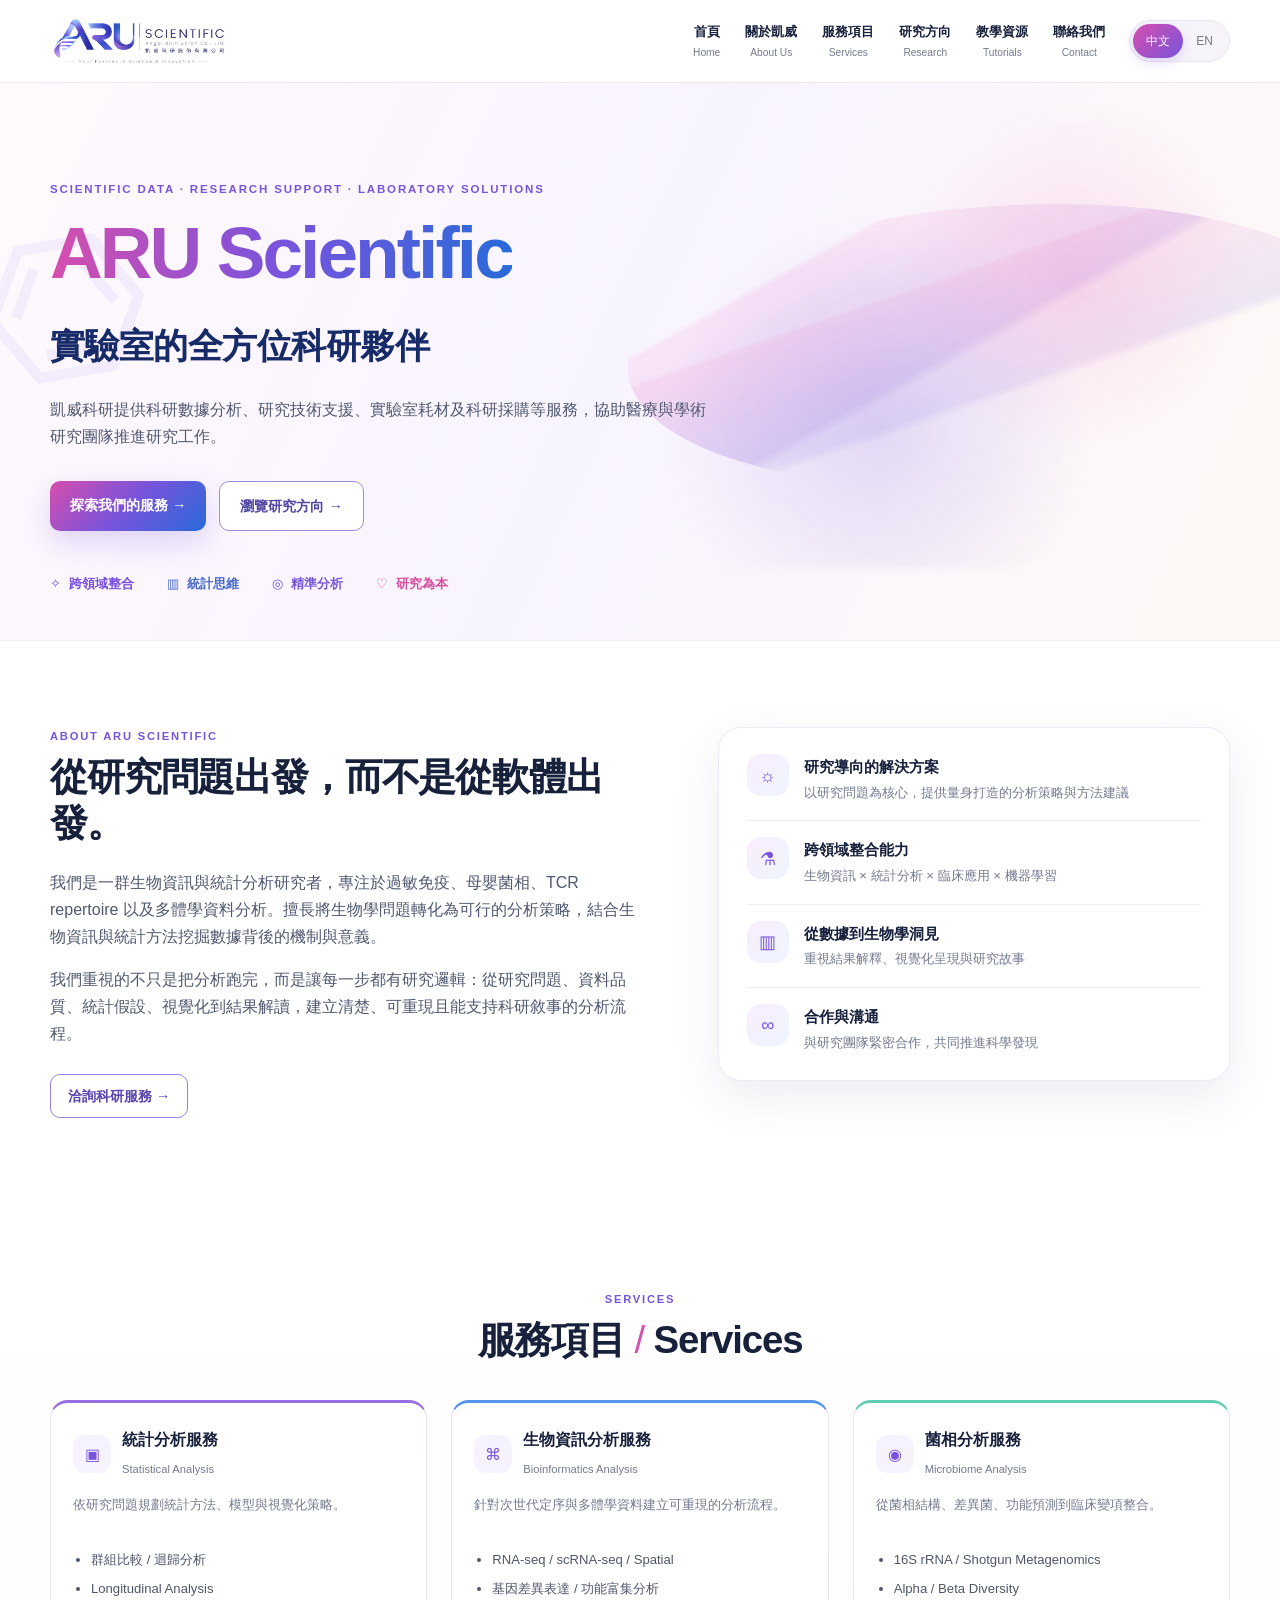
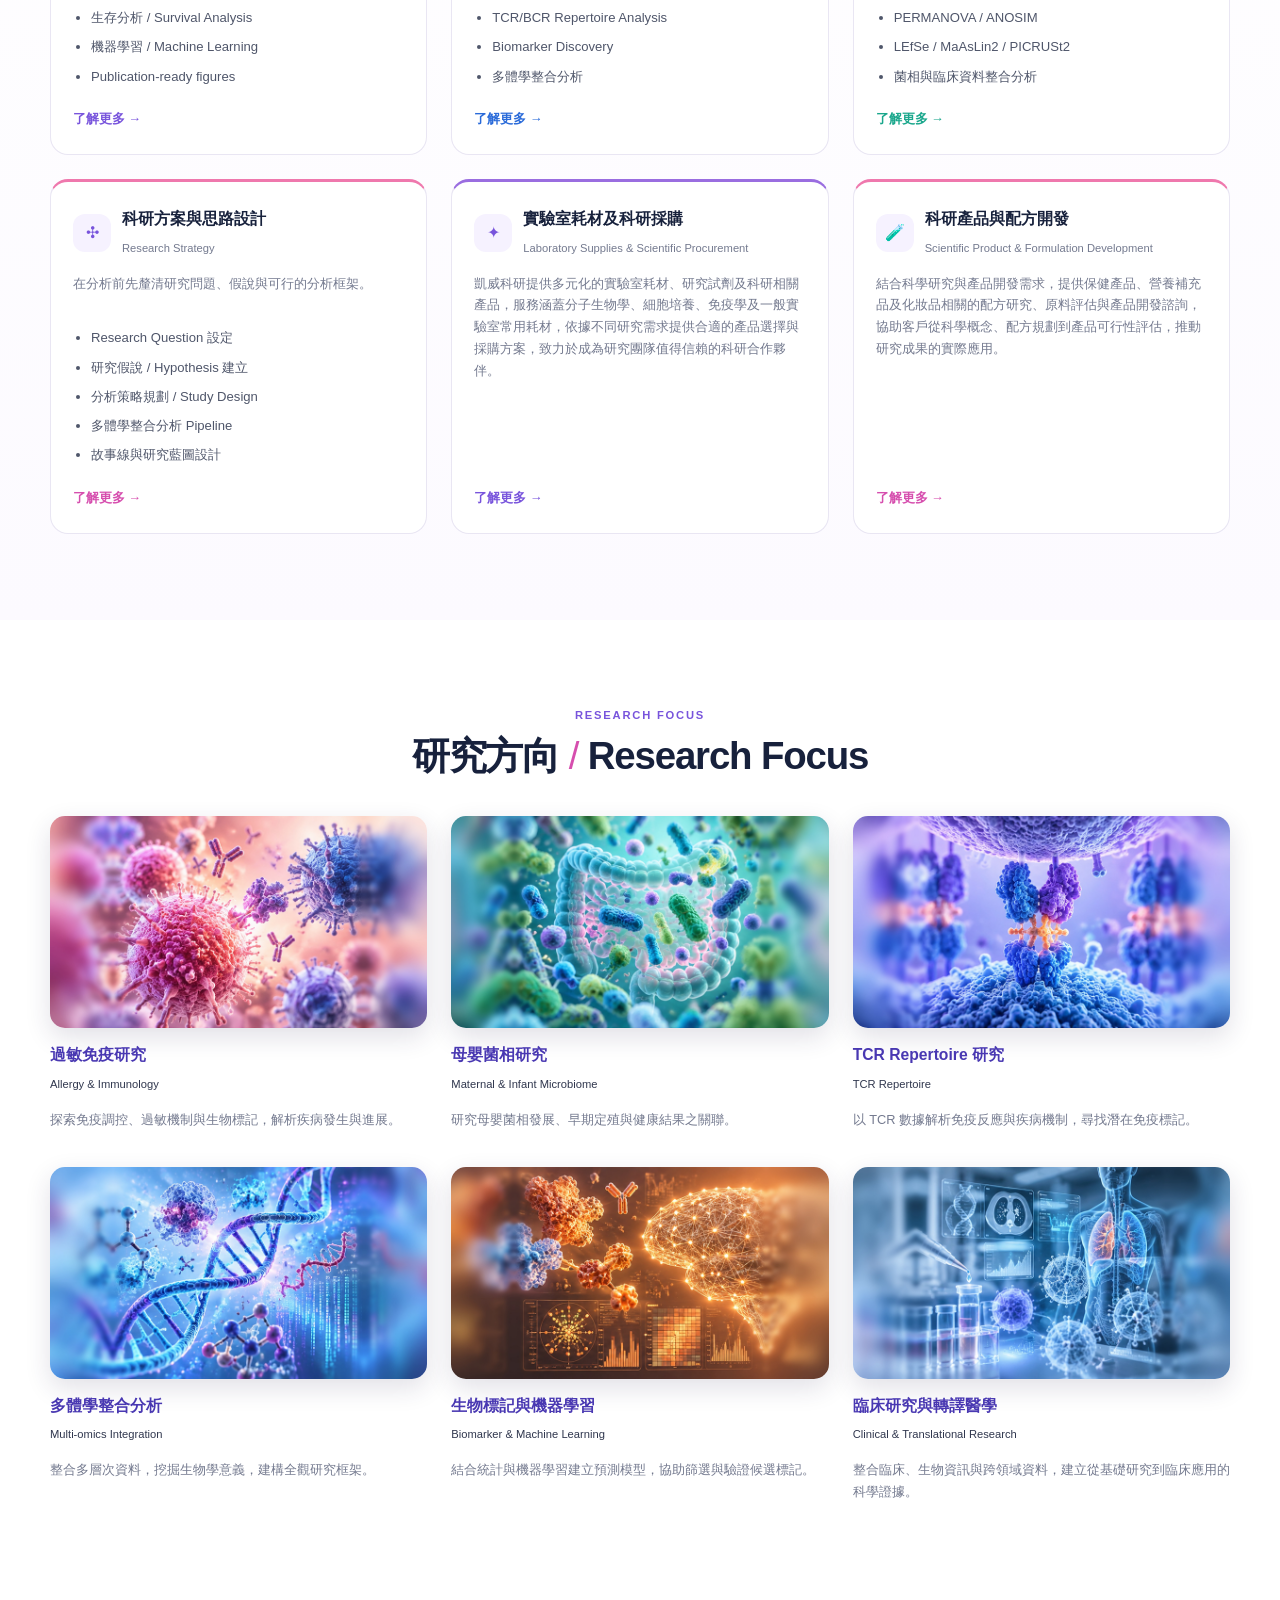
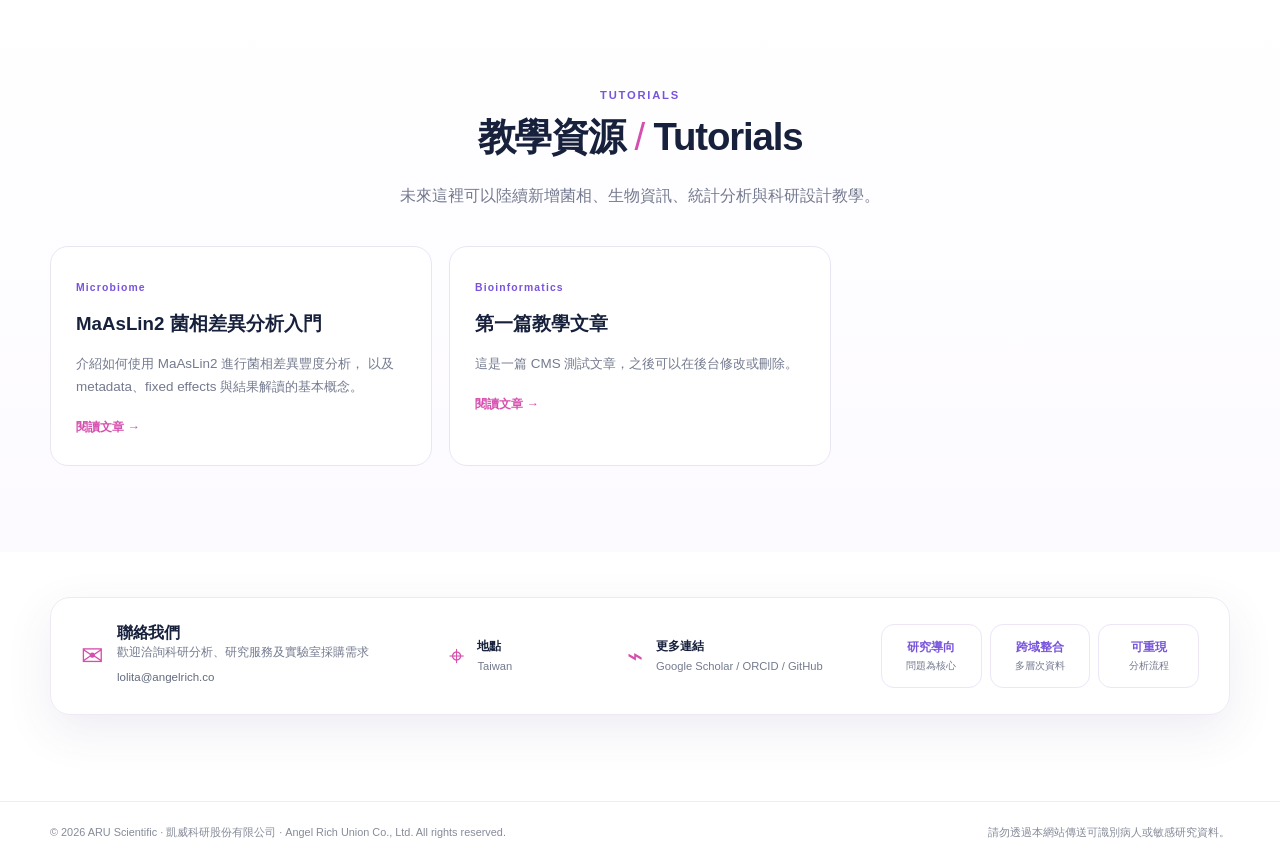
<file: index.html>
<!doctype html>
<html lang="zh-Hant">
<head>
  <meta charset="utf-8">
  <meta name="viewport" content="width=device-width, initial-scale=1">
  <meta name="description" content="ARU Scientific (Angel Rich Union Co., Ltd.) provides scientific data analysis, research support, laboratory supplies and scientific procurement services.">
  <meta name="theme-color" content="#ffffff">
  <title>ARU Scientific｜凱威科研股份有限公司</title>
  <link rel="stylesheet" href="style.css">
  <link rel="stylesheet" href="ARU_aru-layout_checked.css">
</head>

<body>
<header class="site-header">
  <div class="container nav">
    <a class="brand" href="#home" aria-label="ARU Scientific Home">
      <img
        src="assets/ARU_01_primary_transparent.png"
        alt="ARU Scientific 凱威科研"
        class="brand-logo"
      >
    </a>

    <button class="menu-button" id="menuButton" aria-label="Open menu" aria-expanded="false">☰</button>

    <nav class="nav-links" id="navLinks">
      <a href="#home"><span data-zh="首頁" data-en="Home">首頁</span><small>Home</small></a>
      <a href="#about"><span data-zh="關於凱威" data-en="About Us">關於凱威</span><small>About Us</small></a>
      <a href="#services"><span data-zh="服務項目" data-en="Services">服務項目</span><small>Services</small></a>
      <a href="#research"><span data-zh="研究方向" data-en="Research">研究方向</span><small>Research</small></a>
      <a href="#tutorials"><span data-zh="教學資源" data-en="Tutorials">教學資源</span><small>Tutorials</small></a>
      <a href="#contact"><span data-zh="聯絡我們" data-en="Contact">聯絡我們</span><small>Contact</small></a>
    </nav>

    <div class="language-switch" aria-label="Language">
      <button id="zhBtn" class="active" type="button">中文</button>
      <button id="enBtn" type="button">EN</button>
    </div>
  </div>
</header>

<main>
  <section class="hero" id="home">
    <div class="hero-dna" aria-hidden="true">⌬</div>
    <div class="hero-wave" aria-hidden="true"></div>
    <div class="container hero-content">
      <p class="eyebrow">SCIENTIFIC DATA · RESEARCH SUPPORT · LABORATORY SOLUTIONS</p>

      <h1>
        <span class="gradient-text">ARU Scientific</span><br>
        <span data-zh="實驗室的全方位科研夥伴"
              data-en="Your Partner in Science & Innovation">
          實驗室的全方位科研夥伴
        </span>
      </h1>

      <p class="hero-description"
         data-zh="凱威科研提供科研數據分析、研究技術支援、實驗室耗材及科研採購等服務，協助醫療與學術研究團隊推進研究工作。"
         data-en="ARU Scientific supports academic and clinical research teams with scientific data analysis, research services, laboratory supplies and scientific procurement.">
        凱威科研提供科研數據分析、研究技術支援、實驗室耗材及科研採購等服務，協助醫療與學術研究團隊推進研究工作。
      </p>

      <div class="hero-buttons">
        <a class="button primary" href="#services">
          <span data-zh="探索我們的服務" data-en="Explore Services">探索我們的服務</span> →
        </a>
        <a class="button secondary" href="#research">
          <span data-zh="瀏覽研究方向" data-en="View Research">瀏覽研究方向</span> →
        </a>
      </div>

      <div class="value-strip">
        <span>✧ <b data-zh="跨領域整合" data-en="Cross-disciplinary">跨領域整合</b></span>
        <span>▥ <b data-zh="統計思維" data-en="Statistical thinking">統計思維</b></span>
        <span>◎ <b data-zh="精準分析" data-en="Rigorous analysis">精準分析</b></span>
        <span>♡ <b data-zh="研究為本" data-en="Research-driven">研究為本</b></span>
      </div>
    </div>
  </section>

  <section class="section" id="about">
    <div class="container">
      <div class="about-grid">
        <div class="about-copy">
          <p class="section-label">ABOUT ME</p>
          <h2><span data-zh="關於凱威" data-en="About Us">關於凱威</span> <span class="slash">/</span> About Me</h2>

          <p data-zh="凱威科研股份有限公司以科研數據分析與研究技術支援為核心，服務醫療機構、學術研究團隊及生技產業，並提供實驗室耗材及科研採購等相關服務。"
             data-en="Angel Rich Union Co., Ltd. (ARU Scientific) provides scientific data analysis, research support, laboratory supplies and scientific procurement services for academic, clinical and biotechnology research teams.">
            凱威科研股份有限公司以科研數據分析與研究技術支援為核心，服務醫療機構、學術研究團隊及生技產業，並提供實驗室耗材及科研採購等相關服務。
          </p>

          <a class="button outline-small" href="#contact">
            <span data-zh="洽詢研究服務" data-en="Discuss a Project">洽詢研究服務</span> →
          </a>
        </div>

        <div class="about-points">
          <article>
            <span class="point-icon">☼</span>
            <div>
              <h3 data-zh="研究導向的解決方案" data-en="Research-oriented solutions">研究導向的解決方案</h3>
              <p data-zh="以研究問題為核心，提供量身打造的分析策略與方法建議"
                 data-en="Question-driven analytical strategies tailored to the scientific problem.">
                以研究問題為核心，提供量身打造的分析策略與方法建議
              </p>
            </div>
          </article>
          <article>
            <span class="point-icon">⚗</span>
            <div>
              <h3 data-zh="跨領域整合能力" data-en="Cross-domain integration">跨領域整合能力</h3>
              <p data-zh="生物資訊 × 統計分析 × 臨床應用 × 機器學習"
                 data-en="Bioinformatics × statistics × clinical research × machine learning">
                生物資訊 × 統計分析 × 臨床應用 × 機器學習
              </p>
            </div>
          </article>
          <article>
            <span class="point-icon">▥</span>
            <div>
              <h3 data-zh="從數據到洞見" data-en="From data to insight">從數據到洞見</h3>
              <p data-zh="重視結果解釋、視覺化呈現與研究故事"
                 data-en="Emphasis on interpretation, visualization and scientific narrative.">
                重視結果解釋、視覺化呈現與研究故事
              </p>
            </div>
          </article>
          <article>
            <span class="point-icon">∞</span>
            <div>
              <h3 data-zh="合作與溝通" data-en="Collaboration & communication">合作與溝通</h3>
              <p data-zh="與研究團隊緊密合作，共同推進科學發現"
                 data-en="Close collaboration with research teams to advance scientific discovery.">
                與研究團隊緊密合作，共同推進科學發現
              </p>
            </div>
          </article>
        </div>
      </div>
    </div>
  </section>

  <section class="section soft-section" id="services">
    <div class="container">
      <div class="center-heading">
        <p class="section-label">SERVICES</p>
        <h2><span data-zh="服務項目" data-en="Services">服務項目</span> <span class="slash">/</span> Services</h2>
      </div>

      <div class="service-grid">
        <article class="service-card purple">
          <div class="service-heading">
            <span class="service-icon">▣</span>
            <div><h3 data-zh="統計分析服務" data-en="Statistical Analysis">統計分析服務</h3><small>Statistical Analysis</small></div>
          </div>
          <ul>
            <li data-zh="群組比較 / 迴歸分析" data-en="Group comparisons / Regression">群組比較 / 迴歸分析</li>
            <li>Longitudinal Analysis</li>
            <li data-zh="生存分析 / Survival Analysis" data-en="Survival Analysis">生存分析 / Survival Analysis</li>
            <li data-zh="機器學習 / Machine Learning" data-en="Machine Learning">機器學習 / Machine Learning</li>
            <li>Publication-ready figures</li>
          </ul>
          <a href="#contact" data-zh="了解更多 →" data-en="Learn more →">了解更多 →</a>
        </article>

        <article class="service-card blue">
          <div class="service-heading">
            <span class="service-icon">⌘</span>
            <div><h3 data-zh="生物資訊分析服務" data-en="Bioinformatics Analysis">生物資訊分析服務</h3><small>Bioinformatics Analysis</small></div>
          </div>
          <ul>
            <li>RNA-seq / scRNA-seq / Spatial</li>
            <li data-zh="基因差異表達 / 功能富集分析" data-en="Differential expression / enrichment">基因差異表達 / 功能富集分析</li>
            <li>TCR/BCR Repertoire Analysis</li>
            <li>Biomarker Discovery</li>
            <li data-zh="多體學整合分析" data-en="Multi-omics integration">多體學整合分析</li>
          </ul>
          <a href="#contact" data-zh="了解更多 →" data-en="Learn more →">了解更多 →</a>
        </article>

        <article class="service-card mint">
          <div class="service-heading">
            <span class="service-icon">◉</span>
            <div><h3 data-zh="菌相分析服務" data-en="Microbiome Analysis">菌相分析服務</h3><small>Microbiome Analysis</small></div>
          </div>
          <ul>
            <li>16S rRNA / Shotgun Metagenomics</li>
            <li>Alpha / Beta Diversity</li>
            <li>PERMANOVA / ANOSIM</li>
            <li>LEfSe / MaAsLin2 / PICRUSt2</li>
            <li data-zh="菌相與臨床資料整合分析" data-en="Microbiome-clinical data integration">菌相與臨床資料整合分析</li>
          </ul>
          <a href="#contact" data-zh="了解更多 →" data-en="Learn more →">了解更多 →</a>
        </article>

        <article class="service-card pink">
          <div class="service-heading">
            <span class="service-icon">✣</span>
            <div><h3 data-zh="科研方案與思路設計" data-en="Research Strategy">科研方案與思路設計</h3><small>Research Strategy</small></div>
          </div>
          <ul>
            <li>Research Question <span data-zh="設定" data-en="definition">設定</span></li>
            <li data-zh="研究假說 / Hypothesis 建立" data-en="Hypothesis development">研究假說 / Hypothesis 建立</li>
            <li data-zh="分析策略規劃 / Study Design" data-en="Analysis strategy / Study design">分析策略規劃 / Study Design</li>
            <li data-zh="多體學整合分析 Pipeline" data-en="Multi-omics analysis pipeline">多體學整合分析 Pipeline</li>
            <li data-zh="故事線與研究藍圖設計" data-en="Scientific storyline & research roadmap">故事線與研究藍圖設計</li>
          </ul>
          <a href="#contact" data-zh="了解更多 →" data-en="Learn more →">了解更多 →</a>
        </article>
      </div>
    </div>
  </section>

  <section class="section" id="research">
    <div class="container">
      <div class="center-heading">
        <p class="section-label">RESEARCH FOCUS</p>
        <h2><span data-zh="研究方向" data-en="Research Focus">研究方向</span> <span class="slash">/</span> Research Focus</h2>
      </div>

      <div class="research-grid">
        <article class="research-card">
          <img src="assets/research-allergy.jpg" alt="Colorful immunology illustration">
          <h3 data-zh="過敏免疫研究" data-en="Allergy & Immunology">過敏免疫研究</h3>
          <small>Allergy & Immunology</small>
          <p data-zh="探索免疫調控、過敏機制與生物標記，解析疾病發生與進展。"
             data-en="Exploring immune regulation, allergic mechanisms and biomarkers related to disease development.">
            探索免疫調控、過敏機制與生物標記，解析疾病發生與進展。
          </p>
        </article>

        <article class="research-card">
          <img src="assets/research-microbiome.jpg" alt="Colorful microbiome illustration">
          <h3 data-zh="母嬰菌相研究" data-en="Maternal & Infant Microbiome">母嬰菌相研究</h3>
          <small>Maternal & Infant Microbiome</small>
          <p data-zh="研究母嬰菌相發展、早期定殖與健康結果之關聯。"
             data-en="Studying maternal–infant microbiome development, early colonization and health outcomes.">
            研究母嬰菌相發展、早期定殖與健康結果之關聯。
          </p>
        </article>

        <article class="research-card">
          <img src="assets/research-tcr.jpg" alt="Colorful immune receptor illustration">
          <h3 data-zh="TCR Repertoire 研究" data-en="TCR Repertoire">TCR Repertoire 研究</h3>
          <small>TCR Repertoire</small>
          <p data-zh="以 TCR 數據解析免疫反應與疾病機制，尋找潛在免疫標記。"
             data-en="Using TCR data to characterize immune responses, disease mechanisms and candidate immune markers.">
            以 TCR 數據解析免疫反應與疾病機制，尋找潛在免疫標記。
          </p>
        </article>

        <article class="research-card">
          <img src="assets/research-multiomics.jpg" alt="Colorful multi-omics data illustration">
          <h3 data-zh="多體學整合分析" data-en="Multi-omics Integration">多體學整合分析</h3>
          <small>Multi-omics Integration</small>
          <p data-zh="整合多層次資料，挖掘生物學意義，建構全觀研究框架。"
             data-en="Integrating multiple data layers to discover biological meaning and build systems-level research frameworks.">
            整合多層次資料，挖掘生物學意義，建構全觀研究框架。
          </p>
        </article>

        <article class="research-card">
          <img src="assets/research-ml.jpg" alt="Colorful biomarker network illustration">
          <h3 data-zh="生物標記與機器學習" data-en="Biomarker & Machine Learning">生物標記與機器學習</h3>
          <small>Biomarker & ML</small>
          <p data-zh="結合統計與機器學習建立預測模型，協助篩選與驗證候選標記。"
             data-en="Combining statistics and machine learning for predictive modeling and biomarker prioritization.">
            結合統計與機器學習建立預測模型，協助篩選與驗證候選標記。
          </p>
        </article>

        <article class="research-card">
          <img src="assets/research-clinical.jpg" alt="Colorful clinical research illustration">
          <h3 data-zh="臨床研究與轉譯醫學" data-en="Biomarker & Machine Learning">臨床研究與轉譯醫學</h3>
          <small>Biomarker & ML</small>
          <p data-zh="結合統計與機器學習建立預測模型，協助篩選與驗證候選標記。"
             data-en="Combining statistics and machine learning for predictive modeling and biomarker prioritization.">
            整合臨床資料、生物資訊與跨領域資料整合，建立從基礎研究到臨床應用的科學證據。
          </p>
        </article>
      </div>
    </div>
  </section>

  <section class="section soft-section" id="tutorials">
    <div class="container">
      <div class="center-heading">
        <p class="section-label">TUTORIALS</p>
        <h2><span data-zh="教學資源" data-en="Tutorials & Notes">教學資源</span> <span class="slash">/</span> Tutorials</h2>
        <p class="heading-copy"
           data-zh="未來這裡可以陸續新增菌相、生物資訊、統計分析與科研設計教學。"
           data-en="This section can grow into practical tutorials on microbiome, bioinformatics, statistics and research design.">
          未來這裡可以陸續新增菌相、生物資訊、統計分析與科研設計教學。
        </p>
      </div>

      <div class="tutorial-grid">
        <article><span>MICROBIOME</span><h3>Alpha / Beta Diversity</h3><p data-zh="如何選擇多樣性指標、解讀 PCoA 與 PERMANOVA。" data-en="Choosing diversity metrics and interpreting PCoA and PERMANOVA.">如何選擇多樣性指標、解讀 PCoA 與 PERMANOVA。</p><b>Coming soon →</b></article>
        <article><span>STATISTICS</span><h3>Regression Strategy</h3><p data-zh="從研究問題到 covariates、confounders 與模型診斷。" data-en="From research question to covariates, confounders and model diagnostics.">從研究問題到 covariates、confounders 與模型診斷。</p><b>Coming soon →</b></article>
        <article><span>IMMUNE REPERTOIRE</span><h3>MiXCR → immunarch</h3><p data-zh="TCR clonotype、diversity、gene usage 與 public clone 工作流程。" data-en="A workflow for TCR clonotypes, diversity, gene usage and public clones.">TCR clonotype、diversity、gene usage 與 public clone 工作流程。</p><b>Coming soon →</b></article>
      </div>
    </div>
  </section>

  <section class="section contact-section" id="contact">
    <div class="container contact-panel">
      <div class="contact-main">
        <span class="contact-icon">✉</span>
        <div>
          <h2 data-zh="聯絡我們" data-en="Contact">聯絡我們</h2>
          <p data-zh="歡迎洽詢科研分析、研究服務及實驗室採購需求" data-en="Contact us for scientific analysis, research support and laboratory procurement inquiries.">
            歡迎洽詢科研分析、研究服務及實驗室採購需求
          </p>
          <!-- 修改成你的 Email -->
          <a href="mailto:lolita@angelrich.co">lolita@angelrich.co</a>
        </div>
      </div>

      <div class="contact-item">
        <span>⌖</span>
        <div><b data-zh="地點" data-en="Location">地點</b><small>Taiwan</small></div>
      </div>

      <div class="contact-item">
        <span>⌁</span>
        <div>
          <b data-zh="更多連結" data-en="More Links">更多連結</b>
          <!-- 把 # 換成你的網址 -->
          <small><a href="#" target="_blank">Google Scholar</a> / <a href="#" target="_blank">ORCID</a> / <a href="#" target="_blank">GitHub</a></small>
        </div>
      </div>

      <div class="contact-values">
        <span><strong data-zh="研究導向" data-en="Research-driven">研究導向</strong><small data-zh="問題為核心" data-en="Question first">問題為核心</small></span>
        <span><strong data-zh="跨域整合" data-en="Integrated">跨域整合</strong><small data-zh="多層次資料" data-en="Multi-layer data">多層次資料</small></span>
        <span><strong data-zh="可重現" data-en="Reproducible">可重現</strong><small data-zh="分析流程" data-en="Workflows">分析流程</small></span>
      </div>
    </div>
  </section>
</main>

<footer>
  <div class="container footer-content">
    <span>© 2026 ARU Scientific · 凱威科研股份有限公司 · Angel Rich Union Co., Ltd. All rights reserved.</span>
    <span data-zh="請勿透過本網站傳送可識別病人或敏感研究資料。" data-en="Do not submit identifiable patient or sensitive research data through this website.">
      請勿透過本網站傳送可識別病人或敏感研究資料。
    </span>
  </div>
</footer>

<script src="script.js"></script>
</body>
</html>
</file>
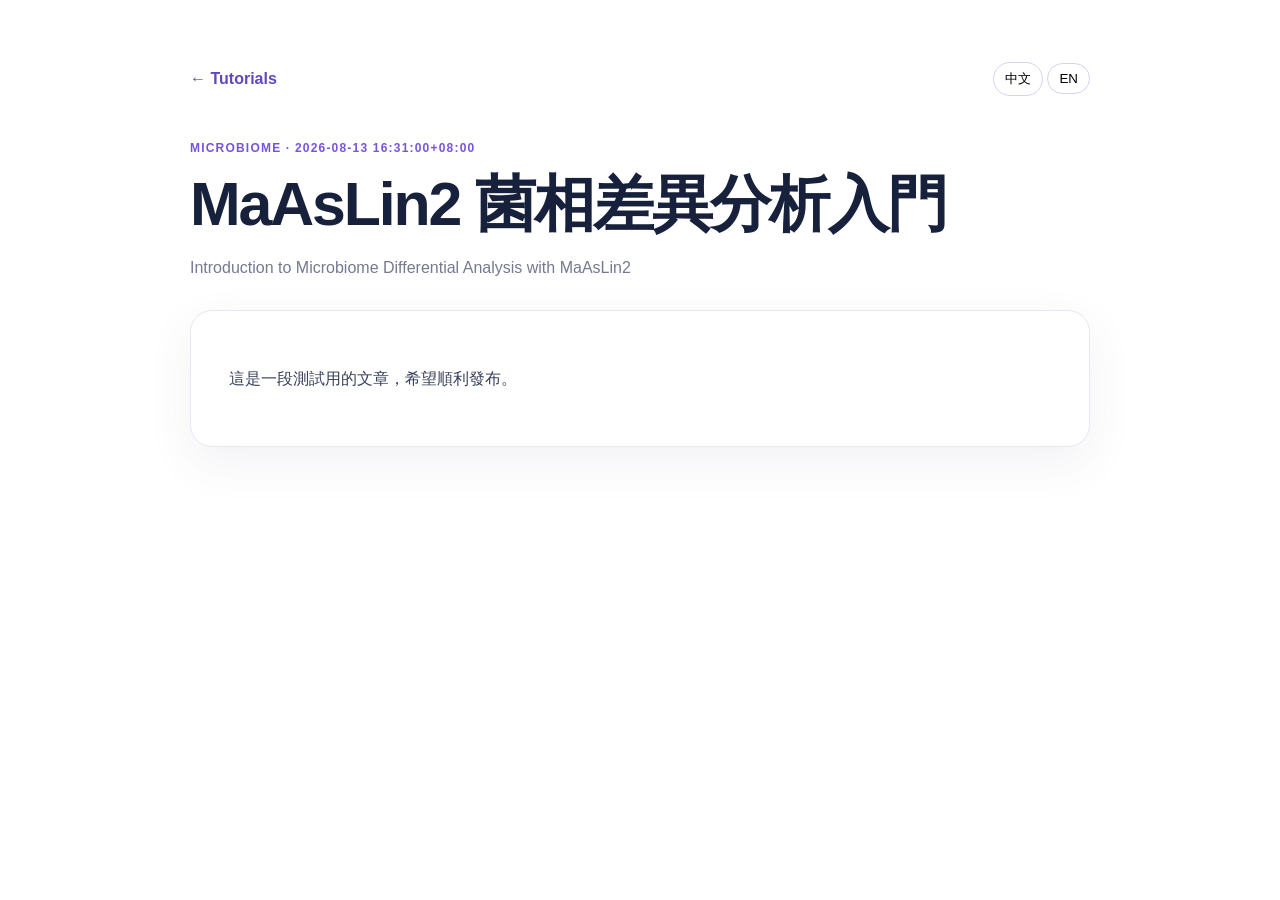
<file: tutorials/2026-08-13-map-title_zh-maaslin2-菌相差異分析入門-title_en-introduction-to-microbiome-differential-analysis-with-maaslin2-category-microbiome-summary_zh-介紹如何使用-maaslin2-進行菌相差異豐度分析，-n以及-metadata、.html>
<!doctype html>
<html lang="zh-Hant">
<head>
<meta charset="utf-8"><meta name="viewport" content="width=device-width,initial-scale=1">
<meta name="description" content="介紹如何使用 MaAsLin2 進行菌相差異豐度分析，
以及 metadata、fixed effects 與結果解讀的基本概念。">
<title>MaAsLin2 菌相差異分析入門 | Bioinfo & Stats Lab</title>
<link rel="stylesheet" href="/style.css">
<style>
.article-wrap{width:min(900px,calc(100% - 36px));margin:62px auto 100px}
.article-nav{display:flex;justify-content:space-between;align-items:center;gap:16px;margin-bottom:42px}
.article-nav a{color:#6048bd;font-weight:700}
.article-lang button{border:1px solid #d8d1ee;background:white;padding:7px 11px;border-radius:999px;cursor:pointer}
.article-meta{font-size:.75rem;letter-spacing:.1em;color:#7854dc;font-weight:800}
.article-wrap h1{font-size:clamp(2.2rem,5vw,3.8rem);line-height:1.12;letter-spacing:-.035em;margin:10px 0}
.article-subtitle{color:#747a8f;margin-bottom:28px}
.article-cover{max-height:420px;object-fit:cover;border-radius:20px;margin:26px 0}
.article-body{margin-top:26px;padding:38px;background:white;border:1px solid #e9e6f3;border-radius:22px;box-shadow:0 16px 45px rgba(88,71,126,.08)}
.article-body h2,.article-body h3{margin-top:1.7em}
.article-body p,.article-body li{color:#39415a}
.article-body pre{overflow:auto;background:#171a24;color:#f5f5f5;padding:18px;border-radius:12px}
.article-body code{font-family:ui-monospace,SFMono-Regular,Menlo,monospace}
.article-body table{border-collapse:collapse;width:100%} .article-body th,.article-body td{border:1px solid #ddd;padding:8px}
@media(max-width:650px){.article-body{padding:24px}}
</style>
</head><body>
<main class="article-wrap">
<div class="article-nav"><a href="/#tutorials">← Tutorials</a><div class="article-lang"><button onclick="setArticleLang('zh')">中文</button> <button onclick="setArticleLang('en')">EN</button></div></div>
<p class="article-meta">MICROBIOME · 2026-08-13 16:31:00+08:00</p>
<section data-article-zh><h1>MaAsLin2 菌相差異分析入門</h1><p class="article-subtitle">Introduction to Microbiome Differential Analysis with MaAsLin2</p><div class="article-body"><p>這是一段測試用的文章，希望順利發布。</p></div></section>
<section data-article-en hidden><h1>Introduction to Microbiome Differential Analysis with MaAsLin2</h1><p class="article-subtitle">MaAsLin2 菌相差異分析入門</p><div class="article-body"><p>English version will be available soon.</p></div></section>
</main>
<script>function setArticleLang(l){document.documentElement.lang=l==='zh'?'zh-Hant':'en';document.querySelector('[data-article-zh]').hidden=l!=='zh';document.querySelector('[data-article-en]').hidden=l!=='en';}</script>
</body></html>
</file>
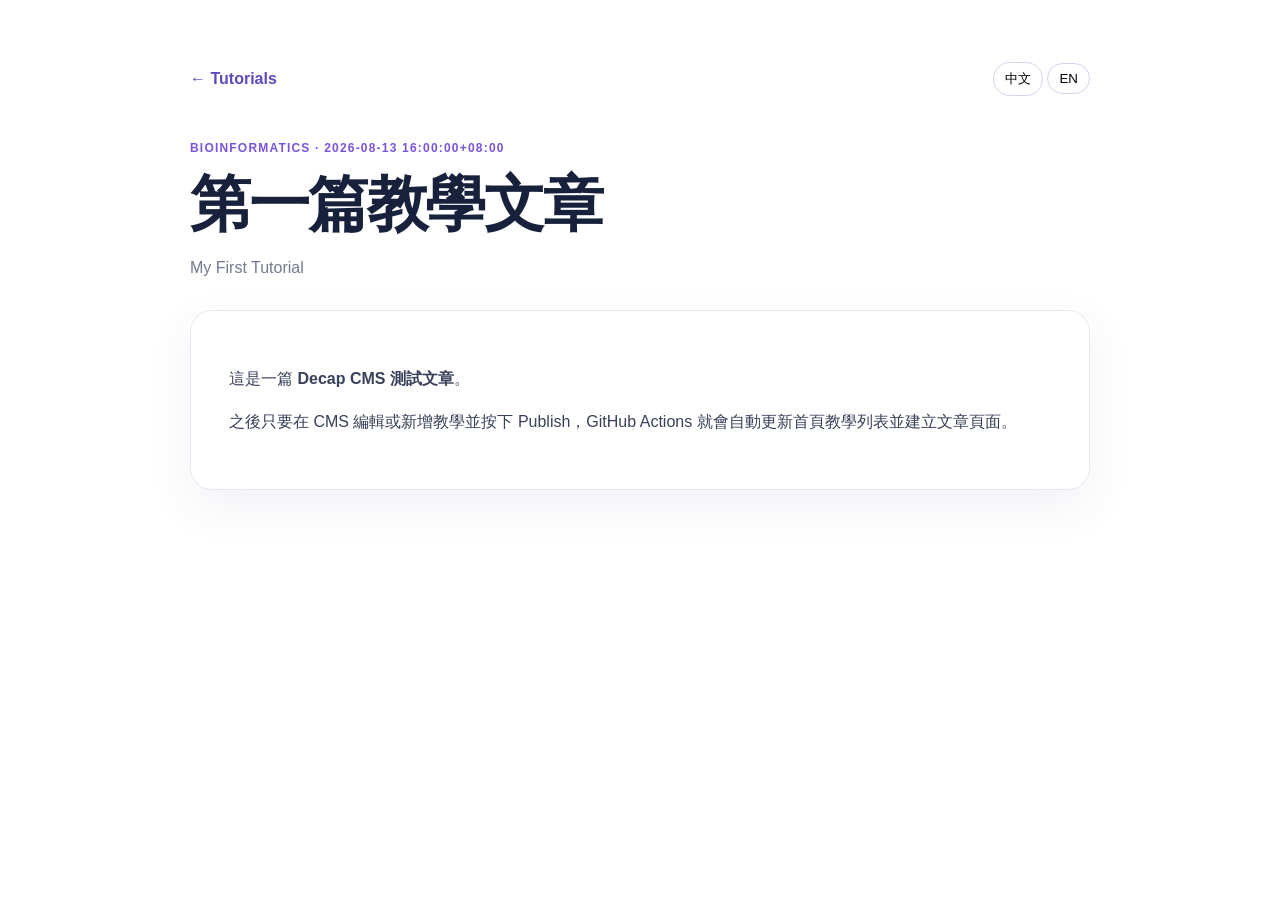
<file: tutorials/2026-08-13-welcome.html>
<!doctype html>
<html lang="zh-Hant">
<head>
<meta charset="utf-8"><meta name="viewport" content="width=device-width,initial-scale=1">
<meta name="description" content="這是一篇 CMS 測試文章，之後可以在後台修改或刪除。">
<title>第一篇教學文章 | Bioinfo & Stats Lab</title>
<link rel="stylesheet" href="/style.css">
<style>
.article-wrap{width:min(900px,calc(100% - 36px));margin:62px auto 100px}
.article-nav{display:flex;justify-content:space-between;align-items:center;gap:16px;margin-bottom:42px}
.article-nav a{color:#6048bd;font-weight:700}
.article-lang button{border:1px solid #d8d1ee;background:white;padding:7px 11px;border-radius:999px;cursor:pointer}
.article-meta{font-size:.75rem;letter-spacing:.1em;color:#7854dc;font-weight:800}
.article-wrap h1{font-size:clamp(2.2rem,5vw,3.8rem);line-height:1.12;letter-spacing:-.035em;margin:10px 0}
.article-subtitle{color:#747a8f;margin-bottom:28px}
.article-cover{max-height:420px;object-fit:cover;border-radius:20px;margin:26px 0}
.article-body{margin-top:26px;padding:38px;background:white;border:1px solid #e9e6f3;border-radius:22px;box-shadow:0 16px 45px rgba(88,71,126,.08)}
.article-body h2,.article-body h3{margin-top:1.7em}
.article-body p,.article-body li{color:#39415a}
.article-body pre{overflow:auto;background:#171a24;color:#f5f5f5;padding:18px;border-radius:12px}
.article-body code{font-family:ui-monospace,SFMono-Regular,Menlo,monospace}
.article-body table{border-collapse:collapse;width:100%} .article-body th,.article-body td{border:1px solid #ddd;padding:8px}
@media(max-width:650px){.article-body{padding:24px}}
</style>
</head><body>
<main class="article-wrap">
<div class="article-nav"><a href="/#tutorials">← Tutorials</a><div class="article-lang"><button onclick="setArticleLang('zh')">中文</button> <button onclick="setArticleLang('en')">EN</button></div></div>
<p class="article-meta">BIOINFORMATICS · 2026-08-13 16:00:00+08:00</p>
<section data-article-zh><h1>第一篇教學文章</h1><p class="article-subtitle">My First Tutorial</p><div class="article-body"><p>這是一篇 <strong>Decap CMS 測試文章</strong>。</p>
<p>之後只要在 CMS 編輯或新增教學並按下 Publish，GitHub Actions 就會自動更新首頁教學列表並建立文章頁面。</p></div></section>
<section data-article-en hidden><h1>My First Tutorial</h1><p class="article-subtitle">第一篇教學文章</p><div class="article-body"><p>English version will be available soon.</p></div></section>
</main>
<script>function setArticleLang(l){document.documentElement.lang=l==='zh'?'zh-Hant':'en';document.querySelector('[data-article-zh]').hidden=l!=='zh';document.querySelector('[data-article-en]').hidden=l!=='en';}</script>
</body></html>
</file>
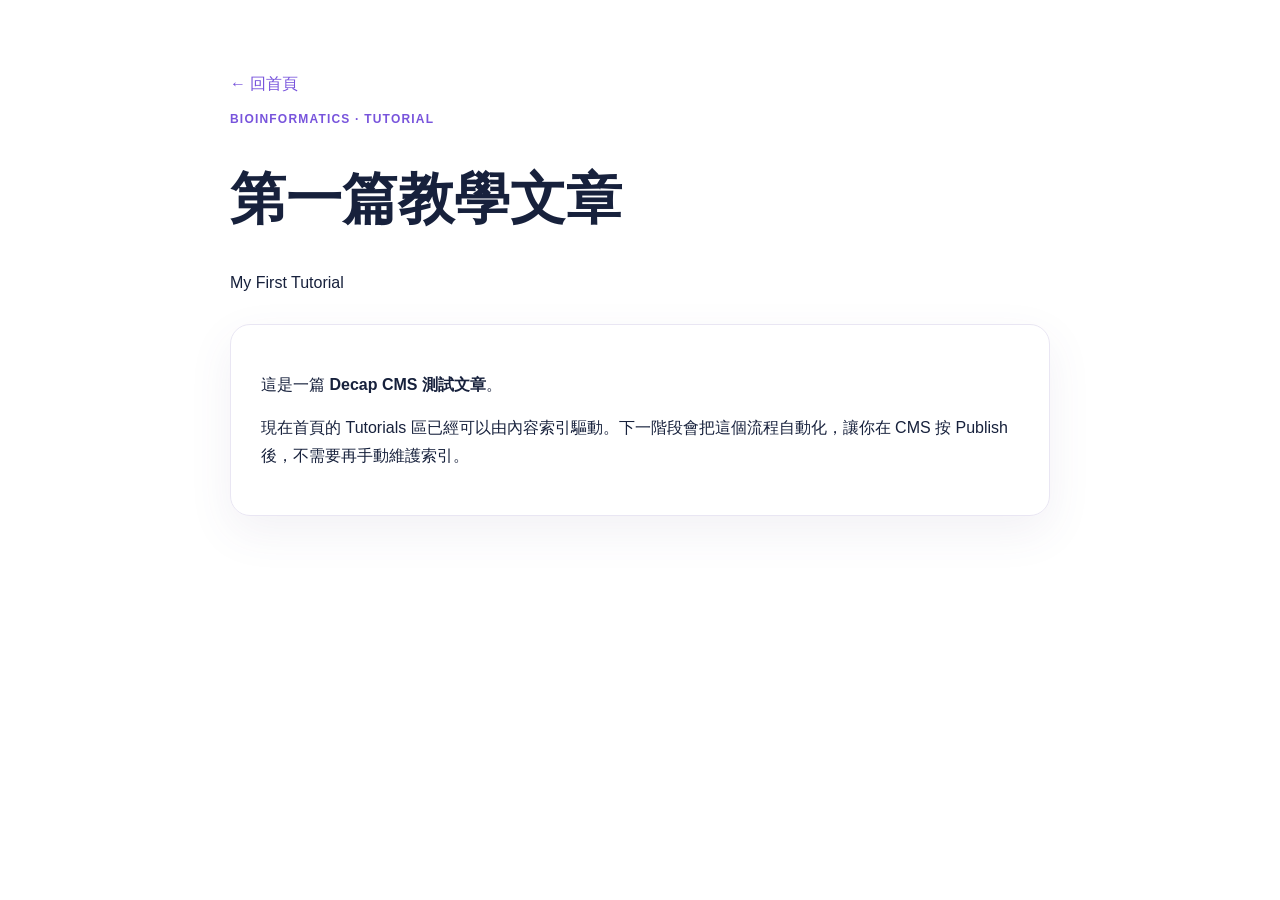
<file: tutorials/first-tutorial.html>
<!doctype html>
<html lang="zh-Hant">
<head>
  <meta charset="utf-8">
  <meta name="viewport" content="width=device-width,initial-scale=1">
  <title>第一篇教學文章 | Bioinfo & Stats Lab</title>
  <link rel="stylesheet" href="/style.css">
  <style>
    .article-wrap{width:min(820px,calc(100% - 36px));margin:70px auto 100px}.article-wrap a{color:#7854dc}.article-meta{font-size:.75rem;letter-spacing:.1em;color:#7854dc;font-weight:800}.article-wrap h1{font-size:clamp(2rem,5vw,3.5rem);line-height:1.15}.article-card{margin-top:28px;padding:30px;border:1px solid #e9e6f3;border-radius:20px;box-shadow:0 16px 45px rgba(88,71,126,.08)}
  </style>
</head>
<body>
  <main class="article-wrap">
    <a href="/">← 回首頁</a>
    <p class="article-meta">BIOINFORMATICS · TUTORIAL</p>
    <h1>第一篇教學文章</h1>
    <p>My First Tutorial</p>
    <div class="article-card">
      <p>這是一篇 <strong>Decap CMS 測試文章</strong>。</p>
      <p>現在首頁的 Tutorials 區已經可以由內容索引驅動。下一階段會把這個流程自動化，讓你在 CMS 按 Publish 後，不需要再手動維護索引。</p>
    </div>
  </main>
</body>
</html>
</file>
<file: style.css>
/* ---------- Base ---------- */
:root{
  --ink:#17213c;
  --text:#39415a;
  --muted:#747a8f;
  --line:#e9e6f3;
  --purple:#7854dc;
  --pink:#d64eae;
  --blue:#296ad9;
  --mint:#1aa78c;
  --soft:#fcfaff;
  --shadow:0 16px 45px rgba(88,71,126,.10);
}
*{box-sizing:border-box}
html{scroll-behavior:smooth}
body{
  margin:0;
  font-family:Inter,"Noto Sans TC","PingFang TC","Microsoft JhengHei",Arial,sans-serif;
  color:var(--ink);
  background:white;
  line-height:1.7;
}
a{color:inherit;text-decoration:none}
img{display:block;width:100%}
.container{width:min(1180px,calc(100% - 42px));margin:auto}

/* ---------- Header ---------- */
.site-header{
  position:sticky;top:0;z-index:1000;
  background:rgba(255,255,255,.92);
  backdrop-filter:blur(14px);
  border-bottom:1px solid rgba(233,230,243,.9);
}
.nav{min-height:82px;display:flex;align-items:center;gap:24px}
.brand{display:flex;align-items:center;gap:11px;margin-right:auto}
.brand-icon{
  width:42px;height:42px;border-radius:14px;display:grid;place-items:center;
  color:white;font-size:1.25rem;font-weight:800;
  background:linear-gradient(135deg,var(--pink),var(--purple),var(--blue));
  box-shadow:0 9px 22px rgba(120,84,220,.25);
}
.brand-text{display:flex;flex-direction:column;line-height:1.25}
.brand-text strong{font-size:1rem;color:#262b8d}
.brand-text small{font-size:.7rem;color:var(--muted);font-weight:500}
.nav-links{display:flex;align-items:center;gap:25px}
.nav-links a{text-align:center;font-weight:700;font-size:.84rem}
.nav-links small{display:block;font-size:.64rem;font-weight:500;color:var(--muted)}
.nav-links a:hover{color:var(--purple)}
.language-switch{
  display:flex;padding:3px;border:1px solid var(--line);
  background:#f6f4f9;border-radius:999px;
}
.language-switch button{
  border:0;background:transparent;padding:7px 13px;border-radius:999px;
  color:#767b89;cursor:pointer;font:inherit;font-size:.75rem
}
.language-switch .active{
  color:white;background:linear-gradient(135deg,var(--pink),var(--purple));
  box-shadow:0 5px 12px rgba(120,84,220,.18)
}
.menu-button{display:none;background:transparent;border:0;font-size:1.5rem}

/* ---------- Hero ---------- */
.hero{
  position:relative;overflow:hidden;
  background:linear-gradient(115deg,#fff9fd 0%,#f8f4ff 48%,#fff9f5 100%);
  border-bottom:1px solid #f1edf5;
}
.hero-content{position:relative;z-index:2;padding:85px 0 44px;max-width:1180px}
.hero-content:after{
  content:"";position:absolute;z-index:-1;right:-50px;top:0;
  width:55%;height:87%;
  background:
    radial-gradient(circle at 68% 40%,rgba(251,112,184,.17),transparent 33%),
    radial-gradient(circle at 38% 72%,rgba(120,84,220,.18),transparent 40%);
  filter:blur(3px);
}
.hero-wave{
  position:absolute;right:-7%;top:22%;width:58%;height:50%;opacity:.72;
  background:
    linear-gradient(155deg,transparent 20%,rgba(241,110,196,.17) 21%,rgba(127,86,221,.20) 47%,transparent 49%),
    linear-gradient(165deg,transparent 32%,rgba(255,154,204,.22) 33%,rgba(111,87,216,.15) 59%,transparent 61%);
  border-radius:50%;
  transform:rotate(-4deg);
}
.hero-dna{position:absolute;left:-18px;top:60px;font-size:12rem;color:rgba(120,84,220,.07);transform:rotate(20deg)}
.eyebrow{font-size:.72rem;letter-spacing:.16em;font-weight:800;color:var(--purple)}
.hero h1{max-width:860px;font-size:clamp(2.4rem,5.7vw,4.9rem);line-height:1.1;letter-spacing:-.04em;margin:14px 0 22px}
.hero h1 span:last-child{font-size:.48em;letter-spacing:-.015em;color:#172b69}
.gradient-text{
  background:linear-gradient(90deg,var(--pink),var(--purple),var(--blue));
  -webkit-background-clip:text;background-clip:text;color:transparent;
}
.hero-description{max-width:660px;color:#525a72;font-size:1.02rem}
.hero-buttons{display:flex;gap:13px;margin:30px 0}
.button{display:inline-block;padding:12px 20px;border-radius:10px;font-weight:800;font-size:.9rem}
.button.primary{color:white;background:linear-gradient(135deg,var(--pink),var(--purple),var(--blue));box-shadow:0 12px 30px rgba(120,84,220,.22)}
.button.secondary{background:white;border:1px solid #9f8ce1;color:#5147a4}
.outline-small{margin-top:10px;border:1px solid #9c80e2;color:#5946af;padding:9px 17px}
.value-strip{display:flex;gap:33px;flex-wrap:wrap;margin-top:42px;color:#54436f;font-size:.84rem}
.value-strip span{display:flex;gap:8px;align-items:center}
.value-strip span:nth-child(1){color:#794fe0}
.value-strip span:nth-child(2){color:#4969c9}
.value-strip span:nth-child(3){color:#7957d8}
.value-strip span:nth-child(4){color:#d94d9e}

/* ---------- Shared ---------- */
.section{padding:86px 0}
.soft-section{background:linear-gradient(180deg,#fff,#fcfaff)}
.section-label{font-size:.7rem;letter-spacing:.16em;font-weight:850;color:var(--purple);margin:0}
.section h2{font-size:clamp(1.8rem,3vw,2.7rem);line-height:1.2;letter-spacing:-.03em;margin:8px 0 22px}
.slash{color:var(--pink);font-weight:400}
.center-heading{text-align:center;margin-bottom:37px}
.heading-copy{max-width:620px;margin:8px auto;color:var(--muted)}

/* ---------- About ---------- */
.about-grid{display:grid;grid-template-columns:1.05fr .9fr;gap:70px;align-items:start}
.about-copy p:not(.section-label){color:#505970}
.about-points{
  padding:10px 28px;border:1px solid #eee9f6;border-radius:23px;
  background:white;box-shadow:var(--shadow)
}
.about-points article{display:flex;gap:15px;align-items:flex-start;padding:16px 0;border-bottom:1px solid #f0edf5}
.about-points article:last-child{border-bottom:0}
.point-icon{
  flex:0 0 42px;height:42px;border-radius:14px;display:grid;place-items:center;
  background:linear-gradient(135deg,#f8edff,#eff5ff);color:var(--purple);font-size:1.15rem
}
.about-points h3{font-size:.95rem;margin:0 0 2px}
.about-points p{font-size:.82rem;color:var(--muted);margin:0}

/* ---------- Services ---------- */
.service-grid{display:grid;grid-template-columns:repeat(4,1fr);gap:15px}
.service-card{
  padding:24px 22px;border:1px solid var(--line);border-radius:18px;background:white;
  transition:transform .2s,box-shadow .2s
}
.service-card:hover{transform:translateY(-4px);box-shadow:var(--shadow)}
.service-card.purple{border-top:3px solid #9a6de0}
.service-card.blue{border-top:3px solid #5794ee}
.service-card.mint{border-top:3px solid #62cdb5}
.service-card.pink{border-top:3px solid #ef78ad}
.service-heading{display:flex;gap:11px;align-items:center}
.service-heading h3{font-size:.98rem;margin:0}
.service-heading small{font-size:.7rem;color:var(--muted)}
.service-icon{width:38px;height:38px;display:grid;place-items:center;border-radius:12px;background:#f6f2ff;color:var(--purple)}
.service-card ul{padding-left:18px;color:#4f566a;font-size:.82rem;min-height:177px}
.service-card li{margin:7px 0}
.service-card>a{font-size:.8rem;font-weight:800;color:var(--purple)}
.service-card.blue>a{color:var(--blue)} .service-card.mint>a{color:var(--mint)} .service-card.pink>a{color:var(--pink)}

/* ---------- Research ---------- */
.research-grid{display:grid;grid-template-columns:repeat(5,1fr);gap:15px}
.research-card{min-width:0}
.research-card img{
  height:185px;object-fit:cover;border-radius:15px;
  box-shadow:0 9px 26px rgba(40,34,80,.14)
}
.research-card h3{font-size:.98rem;color:#4938b2;margin:14px 0 0}
.research-card small{color:#30374e;font-size:.7rem}
.research-card p{font-size:.8rem;color:var(--muted);line-height:1.65}

/* ---------- Tutorials ---------- */
.tutorial-grid{display:grid;grid-template-columns:repeat(3,1fr);gap:17px}
.tutorial-grid article{padding:25px;border:1px solid var(--line);border-radius:18px;background:white}
.tutorial-grid span{font-size:.65rem;letter-spacing:.11em;color:var(--purple);font-weight:850}
.tutorial-grid h3{margin:9px 0}
.tutorial-grid p{color:var(--muted);font-size:.84rem}
.tutorial-grid b{font-size:.78rem;color:var(--pink)}

/* ---------- Contact ---------- */
.contact-section{padding-top:45px}
.contact-panel{
  display:grid;grid-template-columns:1.35fr .6fr .9fr 1.25fr;
  align-items:center;gap:25px;padding:25px 30px;
  border:1px solid #eee9f5;border-radius:20px;box-shadow:var(--shadow)
}
.contact-main,.contact-item{display:flex;align-items:center;gap:13px}
.contact-icon,.contact-item>span{font-size:1.7rem;color:var(--pink)}
.contact-main h2{font-size:1rem;margin:0}
.contact-main p{font-size:.74rem;margin:0;color:var(--muted)}
.contact-main a{font-size:.72rem;color:#626a7e}
.contact-item b,.contact-item small{display:block}
.contact-item b{font-size:.78rem}.contact-item small{font-size:.7rem;color:var(--muted)}
.contact-values{display:grid;grid-template-columns:repeat(3,1fr);gap:8px}
.contact-values span{text-align:center;padding:12px 7px;border:1px solid #ece6f7;border-radius:13px}
.contact-values strong,.contact-values small{display:block}
.contact-values strong{font-size:.78rem;color:var(--purple)}
.contact-values small{font-size:.62rem;color:var(--muted)}

/* ---------- Footer ---------- */
footer{border-top:1px solid #f0edf4;padding:21px 0;color:#878b99;font-size:.68rem}
.footer-content{display:flex;justify-content:space-between;gap:20px}

/* ---------- Responsive ---------- */
@media(max-width:1020px){
  .menu-button{display:block}
  .nav-links{
    display:none;position:absolute;left:20px;right:20px;top:72px;
    flex-direction:column;align-items:stretch;background:white;
    padding:18px;border:1px solid var(--line);border-radius:15px;box-shadow:var(--shadow)
  }
  .nav-links.open{display:flex}
  .nav-links a{text-align:left}
  .nav-links small{display:inline;margin-left:8px}
  .language-switch{margin-left:auto}
  .service-grid{grid-template-columns:1fr 1fr}
  .research-grid{grid-template-columns:repeat(3,1fr)}
  .contact-panel{grid-template-columns:1fr 1fr}
}
@media(max-width:720px){
  .container{width:min(100% - 28px,1180px)}
  .brand-text small{display:none}
  .hero-content{padding-top:62px}
  .hero h1{font-size:2.75rem}
  .hero h1 span:last-child{font-size:.54em}
  .section{padding:66px 0}
  .about-grid{grid-template-columns:1fr;gap:38px}
  .service-grid,.research-grid,.tutorial-grid{grid-template-columns:1fr}
  .service-card ul{min-height:auto}
  .research-card img{height:230px}
  .contact-panel{grid-template-columns:1fr}
  .contact-values{grid-template-columns:repeat(3,1fr)}
  .footer-content{display:block}
  .footer-content span{display:block;margin:5px 0}
}
</file>
<file: ARU_aru-layout_checked.css>
/* ARU Scientific responsive layout — loaded after style.css */
.brand .aru-brand-logo { display:block; width: min(230px, 100%); height:auto; object-fit:contain; }
.service-grid, .research-grid { display:grid; grid-template-columns:repeat(3,minmax(0,1fr)); gap:24px; align-items:stretch; }
.service-grid > *, .research-grid > * { min-width:0; }
.service-card { display:flex; flex-direction:column; }
.service-card > a:last-child { margin-top:auto; }
.research-card img { display:block; width:100%; height:auto; aspect-ratio:16/9; object-fit:cover; }
@media (max-width: 1023px) { .service-grid, .research-grid { grid-template-columns:repeat(2,minmax(0,1fr)); gap:18px; } }
@media (max-width: 600px) { .service-grid, .research-grid { grid-template-columns:minmax(0,1fr); gap:16px; } .brand .aru-brand-logo { width:min(180px,100%); } }

/* Prevent service content from forcing unequal card heights */
.service-card ul { min-height:0; }
/* ARU Scientific 官方導覽列 LOGO */
.site-header .brand {
  display: flex;
  align-items: center;
  text-decoration: none;
}

.site-header .brand-logo {
  display: block;
  width: auto;
  height: 52px;
  max-width: 240px;
  object-fit: contain;
}

@media (max-width: 720px) {
  .site-header .brand-logo {
    height: 40px;
    max-width: 190px;
  }
}
</file>
